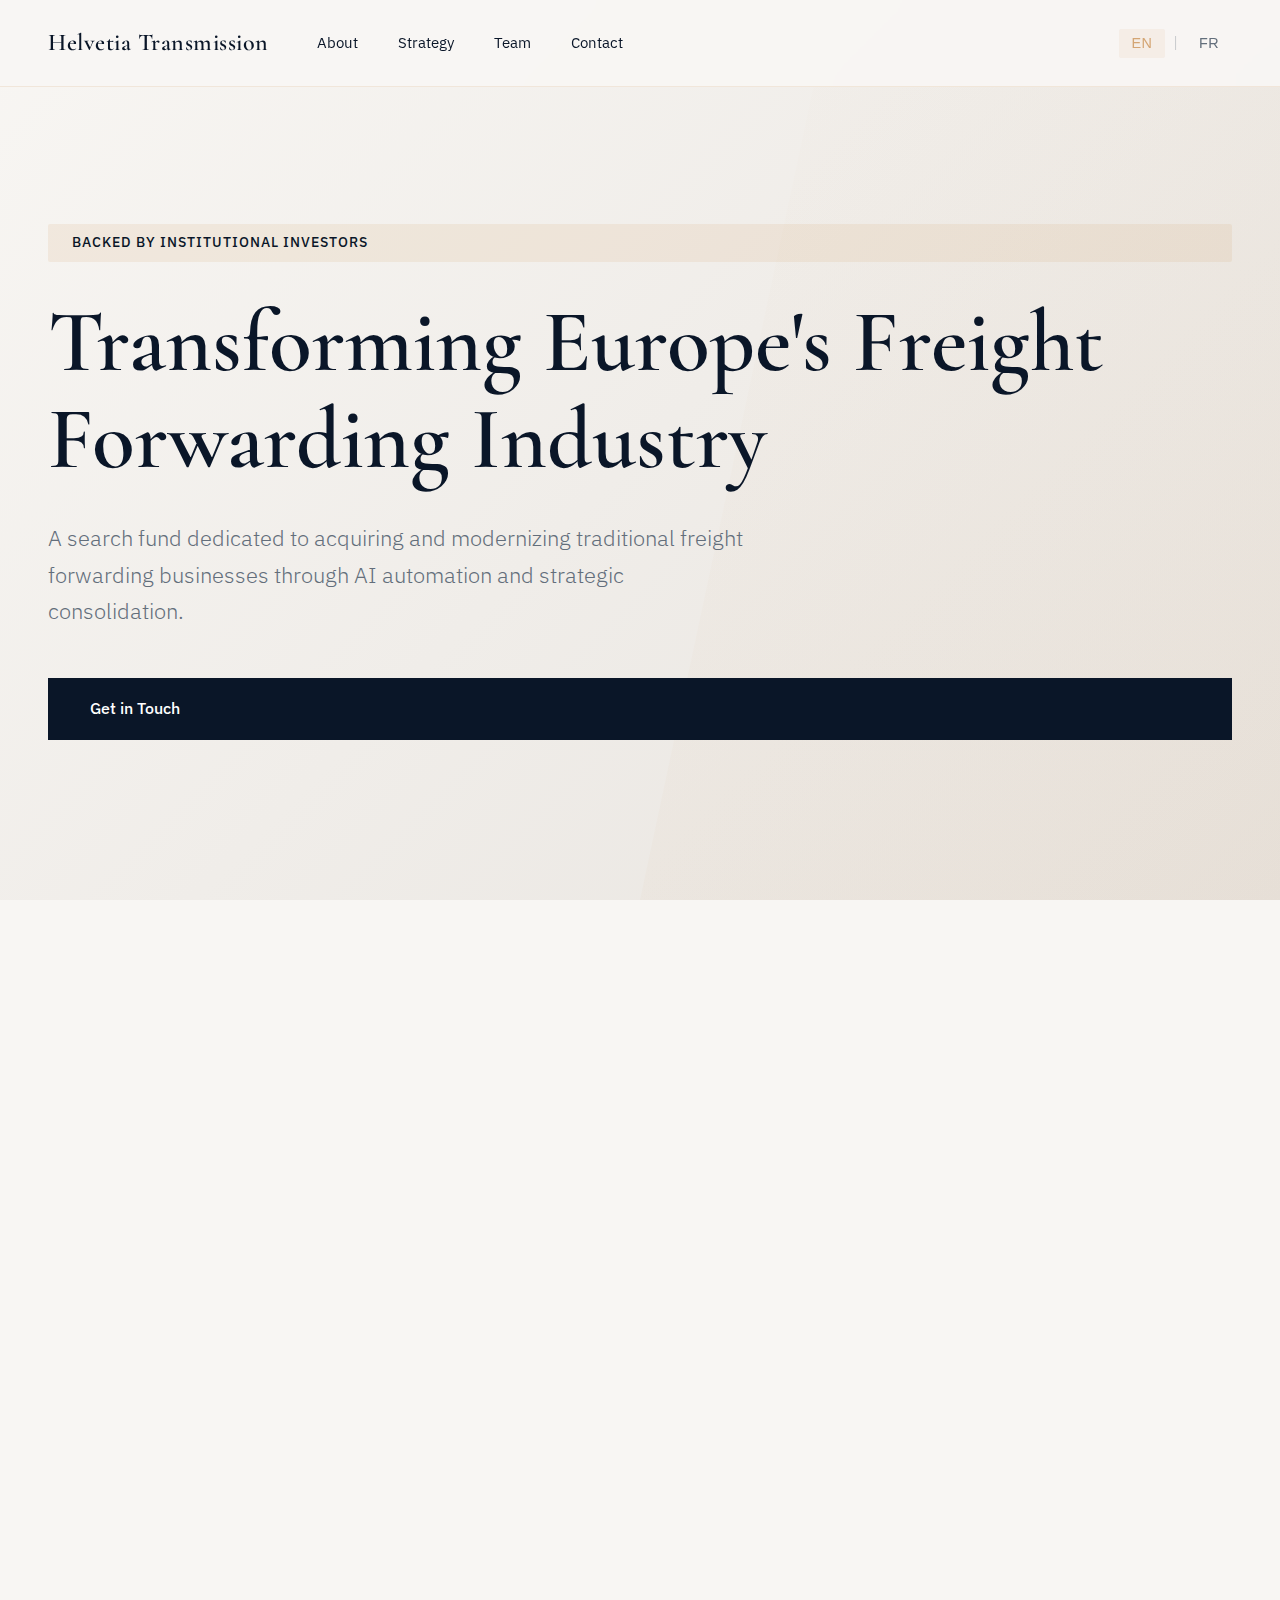
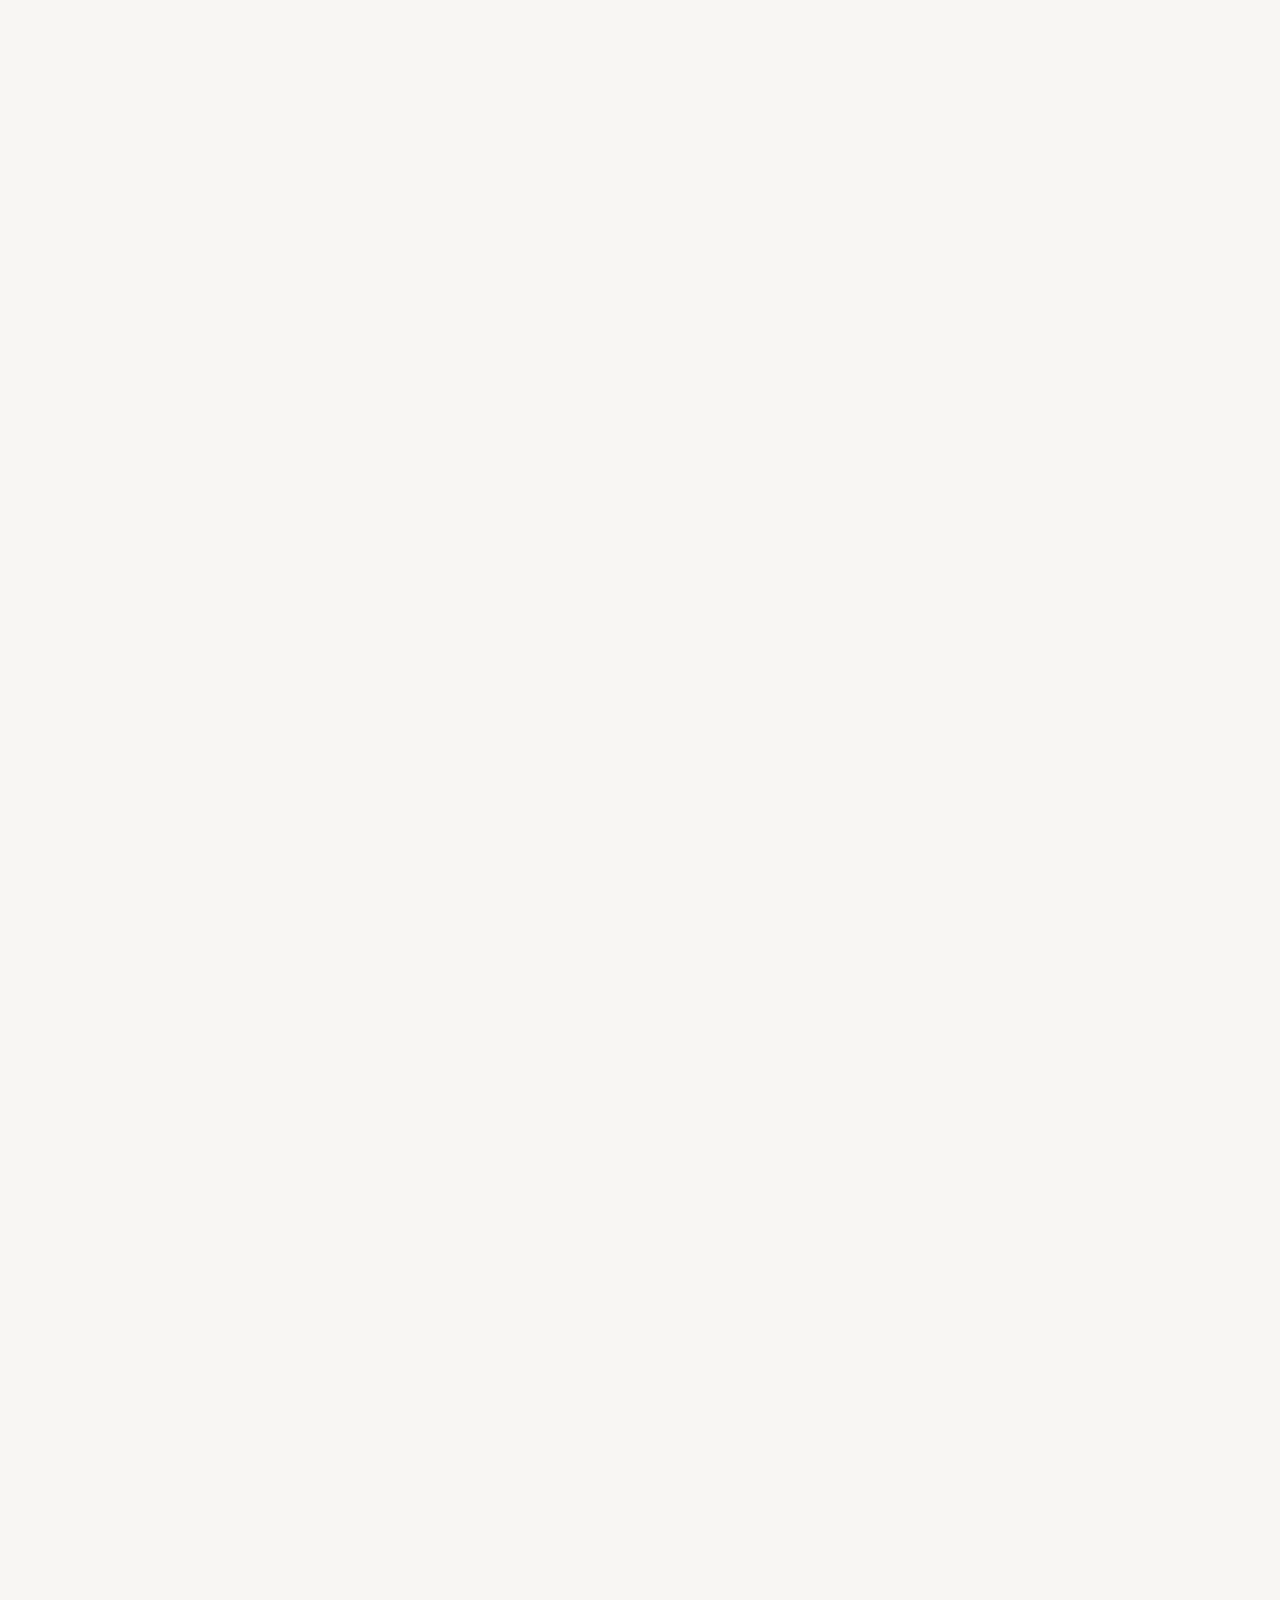
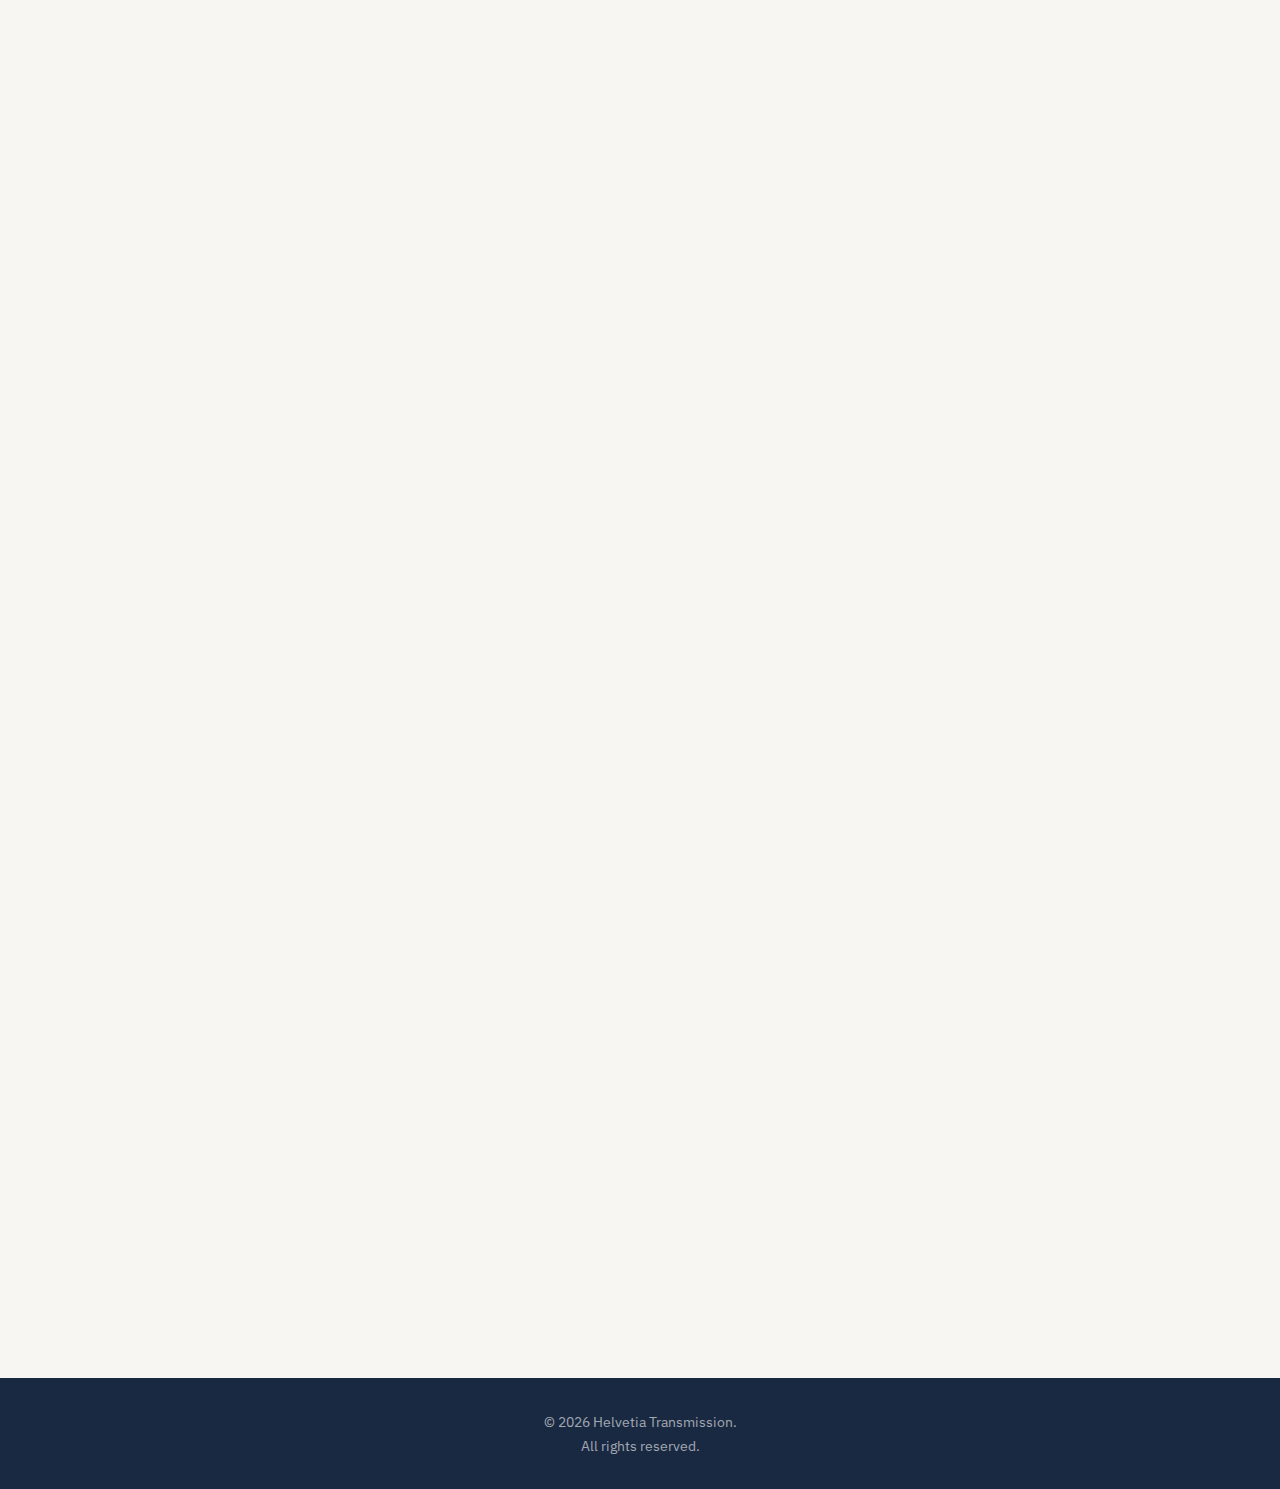
<file: Helvetia Transmission Code - Claude.html>
<!DOCTYPE html>
<html lang="en">
<head>
    <meta charset="UTF-8">
    <meta name="viewport" content="width=device-width, initial-scale=1.0">
    <title>Helvetia Transmission | AI-Enabled Freight Forwarding Roll-Up</title>
    <meta name="description" content="Search fund acquiring and transforming traditional freight forwarding businesses across Europe through AI automation and strategic consolidation.">
    
    <link rel="preconnect" href="https://fonts.googleapis.com">
    <link rel="preconnect" href="https://fonts.gstatic.com" crossorigin>
    <link href="https://fonts.googleapis.com/css2?family=Cormorant+Garamond:wght@400;500;600;700&family=IBM+Plex+Sans:wght@300;400;500;600&display=swap" rel="stylesheet">
    
    <style>
        :root {
            --navy: #0a1628;
            --navy-light: #1a2942;
            --gold: #d4a574;
            --cream: #f8f6f3;
            --gray: #636e7b;
            --white: #ffffff;
        }
        
        * {
            margin: 0;
            padding: 0;
            box-sizing: border-box;
        }
        
        body {
            font-family: 'IBM Plex Sans', sans-serif;
            color: var(--navy);
            background-color: var(--cream);
            line-height: 1.6;
            overflow-x: hidden;
        }
        
        /* Language Switcher */
        .lang-switcher {
            display: flex;
            gap: 0.5rem;
            align-items: center;
        }
        
        .lang-btn {
            background: none;
            border: none;
            color: var(--gray);
            font-size: 0.9rem;
            font-weight: 500;
            cursor: pointer;
            padding: 0.4rem 0.8rem;
            transition: all 0.3s ease;
            text-transform: uppercase;
            letter-spacing: 0.5px;
        }
        
        .lang-btn.active {
            color: var(--gold);
            background: rgba(212, 165, 116, 0.1);
            border-radius: 2px;
        }
        
        .lang-btn:hover {
            color: var(--navy);
        }
        
        .lang-divider {
            color: var(--gray);
            opacity: 0.3;
        }
        
        /* Header */
        header {
            position: fixed;
            width: 100%;
            top: 0;
            z-index: 1000;
            background: rgba(248, 246, 243, 0.95);
            backdrop-filter: blur(10px);
            border-bottom: 1px solid rgba(212, 165, 116, 0.2);
            transition: all 0.3s ease;
        }
        
        header.scrolled {
            background: rgba(248, 246, 243, 0.98);
            box-shadow: 0 2px 20px rgba(10, 22, 40, 0.08);
        }
        
        nav {
            max-width: 1400px;
            margin: 0 auto;
            padding: 1.5rem 3rem;
            display: flex;
            justify-content: space-between;
            align-items: center;
        }
        
        .nav-left {
            display: flex;
            align-items: center;
            gap: 3rem;
        }
        
        .nav-right {
            display: flex;
            align-items: center;
            gap: 2rem;
        }
        
        .logo {
            font-family: 'Cormorant Garamond', serif;
            font-size: 1.5rem;
            font-weight: 600;
            color: var(--navy);
            text-decoration: none;
            letter-spacing: 0.5px;
        }
        
        .nav-links {
            display: flex;
            gap: 2.5rem;
            list-style: none;
        }
        
        .nav-links a {
            color: var(--navy);
            text-decoration: none;
            font-size: 0.95rem;
            font-weight: 400;
            transition: color 0.3s ease;
            position: relative;
        }
        
        .nav-links a:hover {
            color: var(--gold);
        }
        
        .nav-links a::after {
            content: '';
            position: absolute;
            bottom: -4px;
            left: 0;
            width: 0;
            height: 1px;
            background: var(--gold);
            transition: width 0.3s ease;
        }
        
        .nav-links a:hover::after {
            width: 100%;
        }
        
        /* Hero Section */
        .hero {
            min-height: 100vh;
            display: flex;
            align-items: center;
            justify-content: center;
            position: relative;
            padding: 8rem 3rem 4rem;
            background: linear-gradient(135deg, var(--cream) 0%, #e8e4df 100%);
            overflow: hidden;
        }
        
        .hero::before {
            content: '';
            position: absolute;
            top: 0;
            right: 0;
            width: 50%;
            height: 100%;
            background: linear-gradient(135deg, transparent 0%, rgba(212, 165, 116, 0.08) 100%);
            clip-path: polygon(30% 0, 100% 0, 100% 100%, 0% 100%);
        }
        
        .hero-content {
            max-width: 1200px;
            position: relative;
            z-index: 1;
            animation: fadeInUp 1s ease-out;
        }
        
        .hero-badge {
            display: inline-block;
            padding: 0.5rem 1.5rem;
            background: rgba(212, 165, 116, 0.15);
            color: var(--navy);
            font-size: 0.85rem;
            font-weight: 500;
            letter-spacing: 1px;
            text-transform: uppercase;
            border-radius: 2px;
            margin-bottom: 2rem;
            animation: fadeIn 1s ease-out 0.3s both;
        }
        
        h1 {
            font-family: 'Cormorant Garamond', serif;
            font-size: clamp(3rem, 7vw, 5.5rem);
            font-weight: 600;
            line-height: 1.1;
            margin-bottom: 2rem;
            color: var(--navy);
            animation: fadeInUp 1s ease-out 0.2s both;
        }
        
        .hero p {
            font-size: clamp(1.1rem, 2vw, 1.35rem);
            max-width: 700px;
            color: var(--gray);
            margin-bottom: 3rem;
            font-weight: 300;
            line-height: 1.7;
            animation: fadeInUp 1s ease-out 0.4s both;
        }
        
        .cta-button {
            display: inline-block;
            padding: 1rem 2.5rem;
            background: var(--navy);
            color: var(--white);
            text-decoration: none;
            font-weight: 500;
            font-size: 1rem;
            transition: all 0.4s ease;
            border: 2px solid var(--navy);
            animation: fadeInUp 1s ease-out 0.6s both;
            position: relative;
            overflow: hidden;
        }
        
        .cta-button::before {
            content: '';
            position: absolute;
            top: 0;
            left: -100%;
            width: 100%;
            height: 100%;
            background: var(--gold);
            transition: left 0.4s ease;
            z-index: -1;
        }
        
        .cta-button:hover::before {
            left: 0;
        }
        
        .cta-button:hover {
            border-color: var(--gold);
            transform: translateY(-2px);
            box-shadow: 0 10px 30px rgba(212, 165, 116, 0.3);
        }
        
        /* Section Styles */
        section {
            padding: 6rem 3rem;
            max-width: 1400px;
            margin: 0 auto;
        }
        
        .section-title {
            font-family: 'Cormorant Garamond', serif;
            font-size: clamp(2.5rem, 5vw, 3.5rem);
            font-weight: 600;
            margin-bottom: 1rem;
            color: var(--navy);
        }
        
        .section-subtitle {
            font-size: 1.2rem;
            color: var(--gray);
            max-width: 700px;
            margin-bottom: 4rem;
            font-weight: 300;
        }
        
        /* About Section */
        .about {
            background: var(--white);
        }
        
        .about-grid {
            display: grid;
            grid-template-columns: repeat(auto-fit, minmax(300px, 1fr));
            gap: 3rem;
            margin-top: 3rem;
        }
        
        .about-card {
            padding: 2.5rem;
            background: var(--cream);
            border-left: 3px solid var(--gold);
            transition: all 0.3s ease;
        }
        
        .about-card:hover {
            transform: translateX(10px);
            box-shadow: -10px 10px 30px rgba(10, 22, 40, 0.08);
        }
        
        .about-card h3 {
            font-family: 'Cormorant Garamond', serif;
            font-size: 1.8rem;
            margin-bottom: 1rem;
            color: var(--navy);
        }
        
        .about-card p {
            color: var(--gray);
            line-height: 1.8;
        }
        
        /* Strategy Section */
        .strategy {
            background: var(--navy);
            color: var(--white);
        }
        
        .strategy .section-title {
            color: var(--white);
        }
        
        .strategy .section-subtitle {
            color: rgba(255, 255, 255, 0.7);
        }
        
        .strategy-steps {
            display: grid;
            grid-template-columns: repeat(auto-fit, minmax(280px, 1fr));
            gap: 2.5rem;
            margin-top: 3rem;
        }
        
        .step {
            position: relative;
            padding: 2.5rem 2rem;
            background: rgba(255, 255, 255, 0.05);
            border: 1px solid rgba(212, 165, 116, 0.2);
            transition: all 0.4s ease;
        }
        
        .step:hover {
            background: rgba(255, 255, 255, 0.08);
            border-color: var(--gold);
            transform: translateY(-5px);
        }
        
        .step-number {
            font-family: 'Cormorant Garamond', serif;
            font-size: 3rem;
            font-weight: 600;
            color: var(--gold);
            margin-bottom: 1rem;
            opacity: 0.8;
        }
        
        .step h3 {
            font-family: 'Cormorant Garamond', serif;
            font-size: 1.6rem;
            margin-bottom: 1rem;
            color: var(--white);
        }
        
        .step p {
            color: rgba(255, 255, 255, 0.8);
            line-height: 1.7;
        }
        
        /* Stats Section */
        .stats {
            background: var(--cream);
            text-align: center;
        }
        
        .stats-grid {
            display: grid;
            grid-template-columns: repeat(auto-fit, minmax(200px, 1fr));
            gap: 3rem;
            margin-top: 3rem;
        }
        
        .stat {
            padding: 2rem;
        }
        
        .stat-number {
            font-family: 'Cormorant Garamond', serif;
            font-size: 3.5rem;
            font-weight: 600;
            color: var(--gold);
            margin-bottom: 0.5rem;
        }
        
        .stat-label {
            font-size: 1rem;
            color: var(--gray);
            font-weight: 400;
        }
        
        /* Team Section */
        .team {
            background: var(--white);
        }
        
        .team-grid {
            display: grid;
            grid-template-columns: repeat(auto-fit, minmax(400px, 1fr));
            gap: 4rem;
            margin-top: 3rem;
        }
        
        .team-member {
            background: var(--cream);
            transition: all 0.3s ease;
            position: relative;
            overflow: hidden;
        }
        
        .team-member::before {
            content: '';
            position: absolute;
            top: 0;
            left: 0;
            width: 100%;
            height: 4px;
            background: linear-gradient(90deg, var(--gold) 0%, transparent 100%);
        }
        
        .team-member:hover {
            transform: translateY(-10px);
            box-shadow: 0 20px 50px rgba(10, 22, 40, 0.12);
        }
        
        .team-photo {
            width: 100%;
            height: 350px;
            background: linear-gradient(135deg, #e8e4df 0%, #d4d0cb 100%);
            display: flex;
            align-items: center;
            justify-content: center;
            color: var(--gray);
            font-size: 0.9rem;
            font-style: italic;
            position: relative;
            overflow: hidden;
        }
        
        .team-photo img {
            width: 100%;
            height: 100%;
            object-fit: cover;
            object-position: center;
        }
        
        .team-photo-placeholder {
            display: flex;
            flex-direction: column;
            align-items: center;
            gap: 1rem;
            padding: 2rem;
            text-align: center;
        }
        
        .team-photo-placeholder svg {
            width: 80px;
            height: 80px;
            opacity: 0.3;
        }
        
        .team-info {
            padding: 3rem;
        }
        
        .team-member h3 {
            font-family: 'Cormorant Garamond', serif;
            font-size: 2rem;
            margin-bottom: 0.5rem;
            color: var(--navy);
        }
        
        .team-role {
            font-size: 0.95rem;
            color: var(--gold);
            margin-bottom: 1.5rem;
            font-weight: 500;
            text-transform: uppercase;
            letter-spacing: 1px;
        }
        
        .team-member ul {
            list-style: none;
            margin-top: 1.5rem;
        }
        
        .team-member li {
            padding-left: 1.5rem;
            margin-bottom: 0.8rem;
            position: relative;
            color: var(--gray);
            line-height: 1.6;
        }
        
        .team-member li::before {
            content: '→';
            position: absolute;
            left: 0;
            color: var(--gold);
        }
        
        .team-contact {
            margin-top: 1.5rem;
            padding-top: 1.5rem;
            border-top: 1px solid rgba(10, 22, 40, 0.1);
        }
        
        .team-contact a {
            color: var(--navy);
            text-decoration: none;
            font-size: 0.9rem;
            transition: color 0.3s ease;
        }
        
        .team-contact a:hover {
            color: var(--gold);
        }
        
        /* Contact Section */
        .contact {
            background: var(--navy);
            color: var(--white);
            text-align: center;
        }
        
        .contact .section-title {
            color: var(--white);
        }
        
        .contact .section-subtitle {
            color: rgba(255, 255, 255, 0.7);
            margin: 0 auto 3rem;
        }
        
        .contact-info {
            display: flex;
            justify-content: center;
            gap: 4rem;
            flex-wrap: wrap;
            margin-top: 3rem;
        }
        
        .contact-item {
            text-align: left;
        }
        
        .contact-label {
            font-size: 0.85rem;
            text-transform: uppercase;
            letter-spacing: 1px;
            color: var(--gold);
            margin-bottom: 0.5rem;
        }
        
        .contact-value {
            font-size: 1.2rem;
            color: var(--white);
        }
        
        .contact-value a {
            color: var(--white);
            text-decoration: none;
            transition: color 0.3s ease;
        }
        
        .contact-value a:hover {
            color: var(--gold);
        }
        
        /* Footer */
        footer {
            background: var(--navy-light);
            color: rgba(255, 255, 255, 0.6);
            text-align: center;
            padding: 2rem 3rem;
            font-size: 0.9rem;
        }
        
        footer a {
            color: var(--gold);
            text-decoration: none;
        }
        
        /* Animations */
        @keyframes fadeInUp {
            from {
                opacity: 0;
                transform: translateY(30px);
            }
            to {
                opacity: 1;
                transform: translateY(0);
            }
        }
        
        @keyframes fadeIn {
            from {
                opacity: 0;
            }
            to {
                opacity: 1;
            }
        }
        
        /* Scroll Animations */
        .fade-in-section {
            opacity: 0;
            transform: translateY(30px);
            transition: opacity 0.8s ease, transform 0.8s ease;
        }
        
        .fade-in-section.visible {
            opacity: 1;
            transform: translateY(0);
        }
        
        /* Mobile Menu */
        .mobile-menu-btn {
            display: none;
            background: none;
            border: none;
            font-size: 1.5rem;
            color: var(--navy);
            cursor: pointer;
        }
        
        /* Language content visibility */
        .lang-content {
            display: none;
        }
        
        .lang-content.active {
            display: block;
        }
        
        .lang-content.active.inline {
            display: inline;
        }
        
        /* Responsive */
        @media (max-width: 768px) {
            nav {
                padding: 1rem 1.5rem;
            }
            
            .nav-left {
                gap: 1rem;
            }
            
            .nav-links {
                display: none;
                position: absolute;
                top: 100%;
                left: 0;
                right: 0;
                background: var(--cream);
                flex-direction: column;
                padding: 2rem;
                gap: 1.5rem;
                box-shadow: 0 10px 30px rgba(10, 22, 40, 0.1);
            }
            
            .nav-links.active {
                display: flex;
            }
            
            .mobile-menu-btn {
                display: block;
            }
            
            section {
                padding: 4rem 1.5rem;
            }
            
            .hero {
                padding: 6rem 1.5rem 4rem;
            }
            
            .about-grid,
            .strategy-steps,
            .team-grid {
                grid-template-columns: 1fr;
            }
            
            .team-grid {
                gap: 3rem;
            }
            
            .contact-info {
                gap: 2rem;
            }
        }
    </style>
</head>
<body>
    <header id="header">
        <nav>
            <div class="nav-left">
                <a href="#" class="logo">Helvetia Transmission</a>
                <ul class="nav-links" id="navLinks">
                    <li><a href="#about" class="lang-content en active">About</a><a href="#about" class="lang-content fr">À propos</a></li>
                    <li><a href="#strategy" class="lang-content en active">Strategy</a><a href="#strategy" class="lang-content fr">Stratégie</a></li>
                    <li><a href="#team" class="lang-content en active">Team</a><a href="#team" class="lang-content fr">Équipe</a></li>
                    <li><a href="#contact">Contact</a></li>
                </ul>
            </div>
            <div class="nav-right">
                <div class="lang-switcher">
                    <button class="lang-btn active" data-lang="en">EN</button>
                    <span class="lang-divider">|</span>
                    <button class="lang-btn" data-lang="fr">FR</button>
                </div>
                <button class="mobile-menu-btn" id="menuBtn">☰</button>
            </div>
        </nav>
    </header>

    <section class="hero">
        <div class="hero-content">
            <div class="hero-badge lang-content en active">Backed by Institutional Investors</div>
            <div class="hero-badge lang-content fr">Soutenu par des Investisseurs Institutionnels</div>
            
            <h1 class="lang-content en active">Transforming Europe's Freight Forwarding Industry</h1>
            <h1 class="lang-content fr">Transformer l'Industrie du Fret en Europe</h1>
            
            <p class="lang-content en active">A search fund dedicated to acquiring and modernizing traditional freight forwarding businesses through AI automation and strategic consolidation.</p>
            <p class="lang-content fr">Un fonds de recherche dédié à l'acquisition et à la modernisation des entreprises traditionnelles de transit par l'automatisation IA et la consolidation stratégique.</p>
            
            <a href="#contact" class="cta-button lang-content en active">Get in Touch</a>
            <a href="#contact" class="cta-button lang-content fr">Nous Contacter</a>
        </div>
    </section>

    <section id="about" class="about fade-in-section">
        <h2 class="section-title lang-content en active">Our Mission</h2>
        <h2 class="section-title lang-content fr">Notre Mission</h2>
        
        <p class="section-subtitle lang-content en active">Building the next-generation freight logistics platform by systematically consolidating a fragmented €235 billion market.</p>
        <p class="section-subtitle lang-content fr">Construire la plateforme logistique de nouvelle génération en consolidant systématiquement un marché fragmenté de 235 milliards d'euros.</p>
        
        <div class="about-grid">
            <div class="about-card">
                <h3 class="lang-content en active">Search Fund Approach</h3>
                <h3 class="lang-content fr">Approche Search Fund</h3>
                <p class="lang-content en active">We identify and acquire traditional freight forwarding businesses across Europe, focusing on companies with strong fundamentals but limited technology adoption.</p>
                <p class="lang-content fr">Nous identifions et acquérons des entreprises traditionnelles de transit à travers l'Europe, en nous concentrant sur des sociétés aux fondamentaux solides mais avec une adoption technologique limitée.</p>
            </div>
            <div class="about-card">
                <h3 class="lang-content en active">AI-Driven Transformation</h3>
                <h3 class="lang-content fr">Transformation par l'IA</h3>
                <p class="lang-content en active">We implement proprietary AI automation to streamline operations, reduce costs by 40%, and double EBITDA margins while maintaining personalized service.</p>
                <p class="lang-content fr">Nous mettons en œuvre une automatisation IA propriétaire pour rationaliser les opérations, réduire les coûts de 40% et doubler les marges EBITDA tout en maintenant un service personnalisé.</p>
            </div>
            <div class="about-card">
                <h3 class="lang-content en active">Strategic Roll-Up</h3>
                <h3 class="lang-content fr">Consolidation Stratégique</h3>
                <p class="lang-content en active">Through disciplined M&A execution and operational excellence, we're building a scalable, high-margin market leader in freight forwarding.</p>
                <p class="lang-content fr">Grâce à une exécution M&A disciplinée et à l'excellence opérationnelle, nous construisons un leader de marché évolutif à marges élevées dans le transit.</p>
            </div>
        </div>
    </section>

    <section class="stats fade-in-section">
        <div class="stats-grid">
            <div class="stat">
                <div class="stat-number">€235B</div>
                <div class="stat-label lang-content en active">Total Market Size</div>
                <div class="stat-label lang-content fr">Taille Totale du Marché</div>
            </div>
            <div class="stat">
                <div class="stat-number">75%</div>
                <div class="stat-label lang-content en active">Market Held by Long-Tail</div>
                <div class="stat-label lang-content fr">Marché Détenu par la Long Tail</div>
            </div>
            <div class="stat">
                <div class="stat-number">2x</div>
                <div class="stat-label lang-content en active">EBITDA Margin Improvement</div>
                <div class="stat-label lang-content fr">Amélioration Marge EBITDA</div>
            </div>
            <div class="stat">
                <div class="stat-number">40%</div>
                <div class="stat-label lang-content en active">Cost Reduction Target</div>
                <div class="stat-label lang-content fr">Objectif Réduction Coûts</div>
            </div>
        </div>
    </section>

    <section id="strategy" class="strategy fade-in-section">
        <h2 class="section-title lang-content en active">Our Strategy</h2>
        <h2 class="section-title lang-content fr">Notre Stratégie</h2>
        
        <p class="section-subtitle lang-content en active">A three-pillar approach to value creation in every acquisition.</p>
        <p class="section-subtitle lang-content fr">Une approche en trois piliers pour créer de la valeur à chaque acquisition.</p>
        
        <div class="strategy-steps">
            <div class="step">
                <div class="step-number">01</div>
                <h3 class="lang-content en active">Acquire</h3>
                <h3 class="lang-content fr">Acquérir</h3>
                <p class="lang-content en active">Target profitable freight forwarders with EBITDA under €1M, focusing on niche markets with high margins. Structured deals with GM equity rollover ensure continuity.</p>
                <p class="lang-content fr">Cibler des transitaires rentables avec un EBITDA inférieur à 1M€, en se concentrant sur des marchés de niche à marges élevées. Des transactions structurées avec rollover du DG assurent la continuité.</p>
            </div>
            <div class="step">
                <div class="step-number">02</div>
                <h3 class="lang-content en active">Automate</h3>
                <h3 class="lang-content fr">Automatiser</h3>
                <p class="lang-content en active">Deploy AI-powered systems for quoting, operations, customs, and invoicing. Reduce operational costs while improving speed, accuracy, and customer experience.</p>
                <p class="lang-content fr">Déployer des systèmes IA pour les devis, opérations, douane et facturation. Réduire les coûts opérationnels tout en améliorant la rapidité, la précision et l'expérience client.</p>
            </div>
            <div class="step">
                <div class="step-number">03</div>
                <h3 class="lang-content en active">Scale</h3>
                <h3 class="lang-content fr">Développer</h3>
                <p class="lang-content en active">Leverage improved margins and operational efficiency to drive organic growth, optimize procurement, and execute additional acquisitions across Europe.</p>
                <p class="lang-content fr">Exploiter les marges améliorées et l'efficacité opérationnelle pour stimuler la croissance organique, optimiser les achats et réaliser des acquisitions supplémentaires en Europe.</p>
            </div>
        </div>
    </section>

    <section id="team" class="team fade-in-section">
        <h2 class="section-title lang-content en active">The Team</h2>
        <h2 class="section-title lang-content fr">L'Équipe</h2>
        
        <p class="section-subtitle lang-content en active">Experienced partners with proven track records in freight forwarding, M&A, and business scaling.</p>
        <p class="section-subtitle lang-content fr">Partenaires expérimentés avec des antécédents éprouvés dans le transit, M&A et la croissance d'entreprise.</p>
        
        <div class="team-grid">
            <div class="team-member">
                <div class="team-photo">
                    <div class="team-photo-placeholder">
                        <svg viewBox="0 0 24 24" fill="none" stroke="currentColor" stroke-width="2">
                            <path d="M20 21v-2a4 4 0 0 0-4-4H8a4 4 0 0 0-4 4v2"></path>
                            <circle cx="12" cy="7" r="4"></circle>
                        </svg>
                        <span class="lang-content en active">Photo coming soon</span>
                        <span class="lang-content fr">Photo à venir</span>
                    </div>
                    <!-- To add Joseph's photo, replace the placeholder div with:
                    <img src="joseph-photo.jpg" alt="Joseph Abisaleh"> -->
                </div>
                <div class="team-info">
                    <h3>Joseph Abisaleh</h3>
                    <div class="team-role lang-content en active">Co-Founder & Operating Partner</div>
                    <div class="team-role lang-content fr">Co-Fondateur & Partenaire Opérationnel</div>
                    <ul>
                        <li class="lang-content en active">6 years as General Manager of leading shipping company (€2M+ EBITDA)</li>
                        <li class="lang-content fr">6 ans comme Directeur Général d'une société de shipping leader (2M€+ EBITDA)</li>
                        
                        <li class="lang-content en active">Completed 2 M&As and post-merger integrations in UK and GCC</li>
                        <li class="lang-content fr">2 M&A et intégrations post-fusion réalisées au Royaume-Uni et GCC</li>
                        
                        <li class="lang-content en active">7 years in transportation and strategy consulting</li>
                        <li class="lang-content fr">7 ans en conseil transport et stratégie</li>
                        
                        <li class="lang-content en active">Civil Engineer from Imperial College, UCL, and EPFL</li>
                        <li class="lang-content fr">Ingénieur Civil d'Imperial College, UCL et EPFL</li>
                    </ul>
                    <div class="team-contact">
                        <a href="mailto:joseph@helvetia-transmission.ch">joseph@helvetia-transmission.ch</a>
                    </div>
                </div>
            </div>
            
            <div class="team-member">
                <div class="team-photo">
                    <div class="team-photo-placeholder">
                        <svg viewBox="0 0 24 24" fill="none" stroke="currentColor" stroke-width="2">
                            <path d="M20 21v-2a4 4 0 0 0-4-4H8a4 4 0 0 0-4 4v2"></path>
                            <circle cx="12" cy="7" r="4"></circle>
                        </svg>
                        <span class="lang-content en active">Photo coming soon</span>
                        <span class="lang-content fr">Photo à venir</span>
                    </div>
                    <!-- To add Hadrien's photo, replace the placeholder div with:
                    <img src="hadrien-photo.jpg" alt="Hadrien Hypolite"> -->
                </div>
                <div class="team-info">
                    <h3>Hadrien Hypolite</h3>
                    <div class="team-role lang-content en active">Co-Founder & Legal Partner</div>
                    <div class="team-role lang-content fr">Co-Fondateur & Partenaire Juridique</div>
                    <ul>
                        <li class="lang-content en active">12 years in real estate and business law</li>
                        <li class="lang-content fr">12 ans en droit immobilier et des affaires</li>
                        
                        <li class="lang-content en active">Co-founded Paris notarial group: 25 employees, €4M revenue</li>
                        <li class="lang-content fr">Co-fondateur groupe notarial Paris : 25 employés, 4M€ de CA</li>
                        
                        <li class="lang-content en active">Successfully launched 4 notary offices and executed exit</li>
                        <li class="lang-content fr">Lancement de 4 offices notariaux et sortie réussie</li>
                        
                        <li class="lang-content en active">Notary from Lyon 3 University</li>
                        <li class="lang-content fr">Notaire diplômé de l'Université Lyon 3</li>
                    </ul>
                    <div class="team-contact">
                        <a href="mailto:hypolite.h@gmail.com">hypolite.h@gmail.com</a>
                    </div>
                </div>
            </div>
        </div>
    </section>

    <section id="contact" class="contact fade-in-section">
        <h2 class="section-title lang-content en active">Let's Connect</h2>
        <h2 class="section-title lang-content fr">Contactez-Nous</h2>
        
        <p class="section-subtitle lang-content en active">Interested in learning more about our search fund or exploring partnership opportunities?</p>
        <p class="section-subtitle lang-content fr">Intéressé à en savoir plus sur notre search fund ou explorer des opportunités de partenariat ?</p>
        
        <div class="contact-info">
            <div class="contact-item">
                <div class="contact-label">Email</div>
                <div class="contact-value">
                    <a href="mailto:joseph@helvetia-transmission.ch">joseph@helvetia-transmission.ch</a>
                </div>
            </div>
            <div class="contact-item">
                <div class="contact-label">Website</div>
                <div class="contact-value">
                    <a href="https://www.helvetia-transmission.ch">helvetia-transmission.ch</a>
                </div>
            </div>
        </div>
    </section>

    <footer>
        <p>&copy; 2026 Helvetia Transmission. <span class="lang-content en active">All rights reserved.</span><span class="lang-content fr">Tous droits réservés.</span></p>
    </footer>

    <script>
        // Language switcher
        const langButtons = document.querySelectorAll('.lang-btn');
        const langContents = document.querySelectorAll('.lang-content');
        
        // Load saved language preference
        const savedLang = localStorage.getItem('language') || 'en';
        setLanguage(savedLang);
        
        langButtons.forEach(button => {
            button.addEventListener('click', () => {
                const lang = button.dataset.lang;
                setLanguage(lang);
                localStorage.setItem('language', lang);
            });
        });
        
        function setLanguage(lang) {
            // Update button states
            langButtons.forEach(btn => {
                if (btn.dataset.lang === lang) {
                    btn.classList.add('active');
                } else {
                    btn.classList.remove('active');
                }
            });
            
            // Update content visibility
            langContents.forEach(content => {
                if (content.classList.contains(lang)) {
                    content.classList.add('active');
                } else {
                    content.classList.remove('active');
                }
            });
        }
        
        // Mobile menu toggle
        const menuBtn = document.getElementById('menuBtn');
        const navLinks = document.getElementById('navLinks');
        
        menuBtn.addEventListener('click', () => {
            navLinks.classList.toggle('active');
        });
        
        // Close mobile menu when clicking a link
        navLinks.querySelectorAll('a').forEach(link => {
            link.addEventListener('click', () => {
                navLinks.classList.remove('active');
            });
        });
        
        // Header scroll effect
        const header = document.getElementById('header');
        window.addEventListener('scroll', () => {
            if (window.scrollY > 50) {
                header.classList.add('scrolled');
            } else {
                header.classList.remove('scrolled');
            }
        });
        
        // Smooth scroll for anchor links
        document.querySelectorAll('a[href^="#"]').forEach(anchor => {
            anchor.addEventListener('click', function (e) {
                e.preventDefault();
                const target = document.querySelector(this.getAttribute('href'));
                if (target) {
                    target.scrollIntoView({
                        behavior: 'smooth',
                        block: 'start'
                    });
                }
            });
        });
        
        // Scroll animations
        const observerOptions = {
            threshold: 0.1,
            rootMargin: '0px 0px -100px 0px'
        };
        
        const observer = new IntersectionObserver((entries) => {
            entries.forEach(entry => {
                if (entry.isIntersecting) {
                    entry.target.classList.add('visible');
                }
            });
        }, observerOptions);
        
        document.querySelectorAll('.fade-in-section').forEach(section => {
            observer.observe(section);
        });
    </script>
</body>
</html>
</file>
